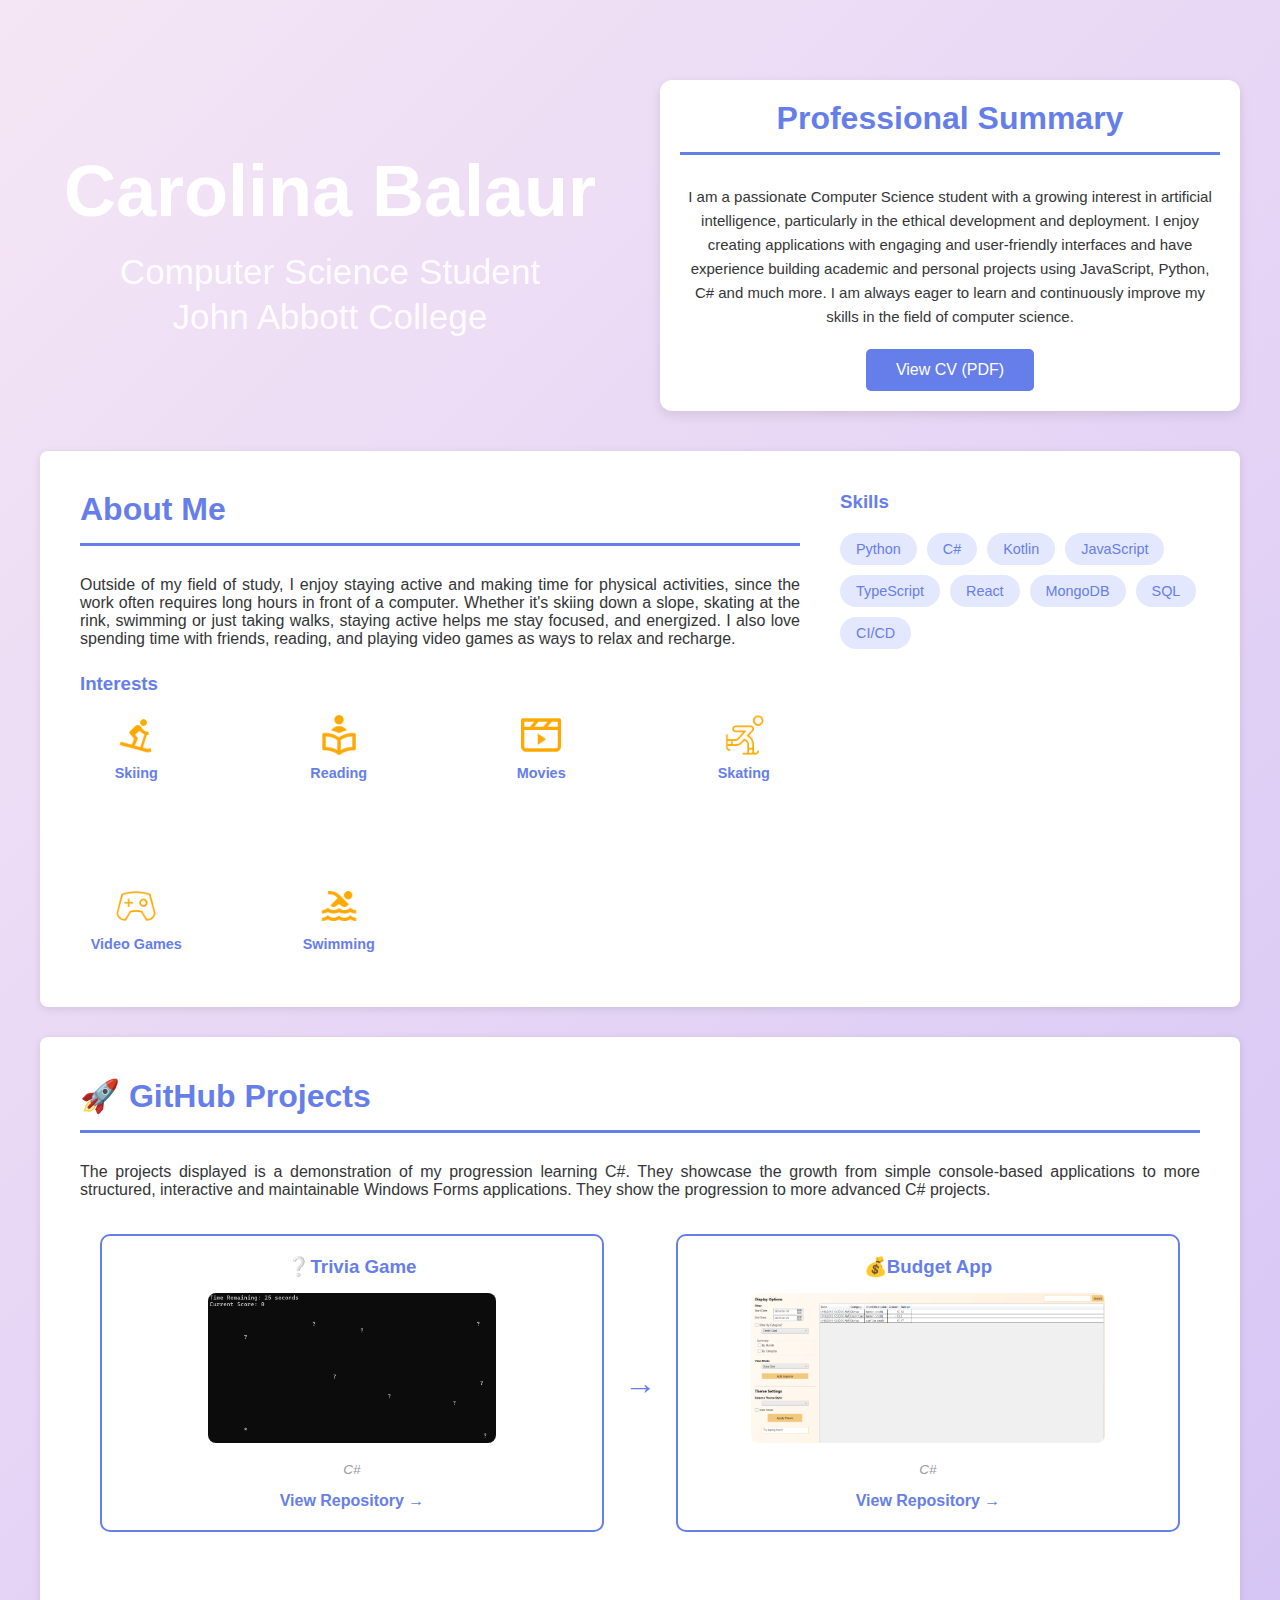
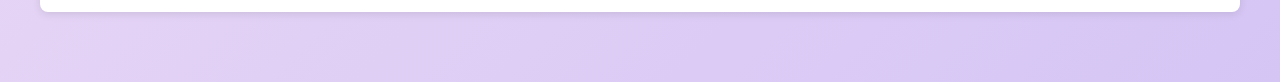
<file: index.html>
<!DOCTYPE html>
<html lang="en">

<head>
    <meta charset="UTF-8">
    <meta name="viewport" content="width=device-width, initial-scale=1.0">
    <title>Portfolio</title>
    <link rel="stylesheet" href="style.css">
</head>

<body>
    <header class="header">
        <div class="container">

            <div class="header-section">
                <div class="header-content">

                    <h1>Carolina Balaur</h1>
                    <p class="title">Computer Science Student</p>
                    <p class="title">John Abbott College</p>
                </div>

                <div class="header-sidebar">

                    <h2 class="section-title">Professional Summary</h2>
                    <p>
                        I am a passionate Computer Science student with a growing interest in artificial intelligence, 
                        particularly in the ethical development and deployment. 
                        I enjoy creating applications with engaging and user-friendly interfaces and have experience building 
                        academic and personal projects using JavaScript, Python, C# and much more. 
                        I am always eager to learn and continuously improve my skills in the field of computer science.
                    </p>


                    <a href="CarolinaBalaur.pdf" class="btn-primary" target="_blank">
                        View CV (PDF)
                    </a>

                </div>
                </section>
            </div>
    </header>

    <div class="container">
        <section class="section">
            <div class="project-section">
                <div class="project-content">

                    <h2 class="section-title">About Me</h2>
                    <p>
                        Outside of my field of study, I enjoy staying active and making time for physical activities,
                        since the work often requires long hours in front of a computer. Whether it's skiing down a slope, 
                        skating at the rink, swimming or just taking walks, staying active helps me stay focused, and energized. 
                        I also love spending time with friends, reading, and playing video games as ways to relax and recharge.
                    </p>

                    <h3 style="color: #667eea; margin-bottom: 20px;">Interests</h3>
                    <div class="interests-grid">
                        <div class="interest-item">
                            <img src="icons-images/Downhill-Skiing.png" alt="Skiing Icon">
                            <p>Skiing</p>
                        </div>
                        <div class="interest-item">
                            <img src="icons-images/User-Reading.png" alt="Reading Icon">
                            <p>Reading</p>
                        </div>
                        <div class="interest-item">
                            <img src="icons-images/Movies-Clapboard-Play.png" alt="Movies Icon">
                            <p>Movies</p>
                        </div>
                        <div class="interest-item">
                            <img src="icons-images/Skating.png" alt="Skating Icon">
                            <p>Skating</p>
                        </div>
                        <div class="interest-item">
                            <img src="icons-images/Video-Games.png" alt="Video Games Icon">
                            <p>Video Games</p>
                        </div>
                        <div class="interest-item">
                            <img src="icons-images/Pool.png" alt="Video Games Icon">
                            <p>Swimming</p>
                        </div>
                    </div>

                </div>

                <div class="sidebar">
                    <h3 style="color: #667eea; margin-bottom: 20px;">Skills</h3>

                    <div class="interests">
                        <span class="interest-tag">Python</span>
                        <span class="interest-tag">C#</span>
                        <span class="interest-tag">Kotlin</span>
                        <span class="interest-tag">JavaScript</span>
                        <span class="interest-tag">TypeScript</span>
                        <span class="interest-tag">React</span>
                        <span class="interest-tag">MongoDB</span>
                        <span class="interest-tag">SQL</span>
                        <span class="interest-tag">CI/CD</span>
                    </div>
                </div>
        </section>

        <!-- Projects Section -->
        <section id="projects" class="section">
            <h2 class="section-title">🚀 GitHub Projects</h2>
            <div class="project-content">
                <p>
                    The projects displayed is a demonstration of my progression learning C#.
                    They showcase the growth from simple console-based applications to more structured, interactive and
                    maintainable Windows Forms applications.
                    They show the progression to more advanced C# projects.
                </p>
            </div>

            <div class="project-box">
                <div class="project-card">
                    <h3>❔Trivia Game</h3>
                    <a href="https://github.com/cocobalaur/answering-question-game.git" target="_blank">
                        <img src="icons-images/project1.png" alt="Project One Screenshot" class="project-image">
                    </a>
                    <p class="tech-stack">C#</p>
                    <a href="https://github.com/cocobalaur/answering-question-game.git" target="_blank">View Repository
                        →</a>
                </div>

                <div class="project-arrow">→</div>

                <div class="project-card">
                    <h3>💰Budget App</h3>
                    <a href="https://github.com/cocobalaur/AppDev_2025_LinaBiba.git" target="_blank">
                        <img src="icons-images\project2.png" alt="Project Two Screenshot" class="project-image">
                    </a>
                    <p class="tech-stack">C#</p>
                    <a href="https://github.com/cocobalaur/AppDev_2025_LinaBiba.git" target="_blank">View Repository
                        →</a>
                </div>
            </div>
        </section>
</body>

</html>
</file>
<file: style.css>
* {
  margin: 0;
  padding: 0;
  box-sizing: border-box;
}

body {
  font-family: "Inter", -apple-system, BlinkMacSystemFont, "Segoe UI", Roboto,
    sans-serif;
  background: linear-gradient(135deg, #f5e6f5 0%, #e6d5f5 50%, #d5c5f5 100%);
  padding: 40px 20px;
  min-height: 100vh;
}

.header {
  color: white;
  padding: 40px 20px;
  text-align: center;
}

.header h1 {
  font-size: 4.5em;
  margin-bottom: 20px;
}

.header .title {
  font-size: 2.2em;
  opacity: 0.9;
  margin-bottom: 5px;
  text-align: center;
}

nav {
  background: white;
  padding: 15px 0;
  box-shadow: 0 2px 4px rgba(0, 0, 0, 0.1);
  position: sticky;
  top: 0;
  z-index: 100;
}

nav ul {
  list-style: none;
  display: flex;
  justify-content: center;
  flex-wrap: wrap;
}

nav li {
  margin: 0 20px;
}

nav a {
  text-decoration: none;
  color: #667eea;
  font-weight: 500;
  transition: color 0.3s;
}

nav a:hover {
  color: #764ba2;
}

.container {
  max-width: 1200px;
  margin: 0 auto;
}

.section {
  background: white;
  margin-bottom: 30px;
  padding: 40px;
  border-radius: 8px;
  box-shadow: 0 2px 8px rgba(0, 0, 0, 0.1);
}

.section-title {
  font-size: 2em;
  color: #667eea;
  margin-bottom: 30px;
  padding-bottom: 15px;
  border-bottom: 3px solid #667eea;
}

.header-sidebar p {
    font-size: 15px;   
    line-height: 1.6;
    color: #343536;
}

.header-sidebar {
    background: white;
    padding: 20px;
    border-radius: 12px;
    box-shadow: 0 4px 12px rgba(0,0,0,0.1);
}

.header-section {
    display: grid;
    grid-template-columns: 1.5fr 1.5fr;   
    align-items: center;
    gap: 40px;
    width: 100%;
}

.header-content {
    flex: 1;
    width: 100%;
}

.project-section {
  display: grid;
  grid-template-columns: 2fr 1fr;
  gap: 40px;
}

.project-content h3 {
  color: #667eea;
  margin-top: 25px;
  margin-bottom: 15px;
}

.project-content p {
  margin-bottom: 15px;
  text-align: justify;
  color: #343536;
}

.interests {
  display: flex;
  flex-wrap: wrap;
  gap: 10px;
}

.interest-tag {
  background: #e3e8ff;
  color: #667eea;
  padding: 8px 16px;
  border-radius: 20px;
  font-size: 0.9em;
}

.btn-primary {
  display: inline-block;
  background: #667eea;
  color: white;
  padding: 12px 30px;
  border-radius: 5px;
  text-decoration: none;
  margin-top: 20px;
  transition: background 0.3s;
}

.btn-primary:hover {
  background: #764ba2;
}

.projects-grid {
  display: grid;
  grid-template-columns: repeat(auto-fit, minmax(300px, 1fr));
  gap: 30px;
  margin-top: 30px;
}

.project-box {
  display: flex;
  gap: 20px;
  padding: 20px;
  margin-bottom: 20px;
}

.project-arrow {
  font-size: 2em;
  color: #667eea;
  display: flex;
  align-items: center;
  justify-content: center;
}

.project-card {
  border: 2px solid #667eea;
  padding: 20px;
  border-radius: 8px;
  background: white;
  flex: 1;
  transition: transform 0.3s, box-shadow 0.3s;
}

.project-card:hover {
  transform: translateY(-5px);
  box-shadow: 0 5px 15px rgba(102, 126, 234, 0.3);
}

.project-card h3 {
  color: #667eea;
  margin-bottom: 15px;
}

.project-card p {
  color: #666;
  margin-bottom: 15px;
  
}

.project-card .tech-stack {
  font-size: 0.85em;
  color: #999;
  font-style: italic;
  margin-bottom: 15px;
}

.project-card a {
  color: #667eea;
  text-decoration: none;
  font-weight: 600;
}

.interests-grid {
  display: grid;
  grid-template-columns: repeat(auto-fit, minmax(100px, 1fr));
  gap: 90px;
  text-align: center;
  margin-top: 20px;
}

.interest-item {
  display: flex;
  flex-direction: column;
  align-items: center;
  justify-content: center;
}

.interest-item img {
  width: 50px;
  height: 40px;
  object-fit: contain;
  margin-bottom: 10px;
  filter: invert(49%) sepia(100%) saturate(1000%) hue-rotate(10deg)
    brightness(1.1) contrast(1.2);
  transition: transform 0.3s;
}

.interest-item p {
  font-size: 0.9em;
  font-weight: 600;
  color: #667eea;
}

.project-card {
  padding: 20px;
  border-radius: 10px;
  text-align: center;
}

.project-image {
  max-height: 150px;
  border-radius: 8px;
  margin-bottom: 15px;
}

.interest-item:hover img {
  transform: scale(1.1);
}

@media (max-width: 768px) {
  .project-section {
    grid-template-columns: 1fr;
  }

  .publication-card {
    flex-direction: column;
  }

  .publication-img {
    width: 100%;
  }

  .project-box {
    flex-direction: column;
  }

  .project-arrow {
    transform: rotate(90deg);
  }

  nav ul {
    flex-direction: column;
    align-items: center;
  }

  nav li {
    margin: 5px 0;
  }
}
</file>
